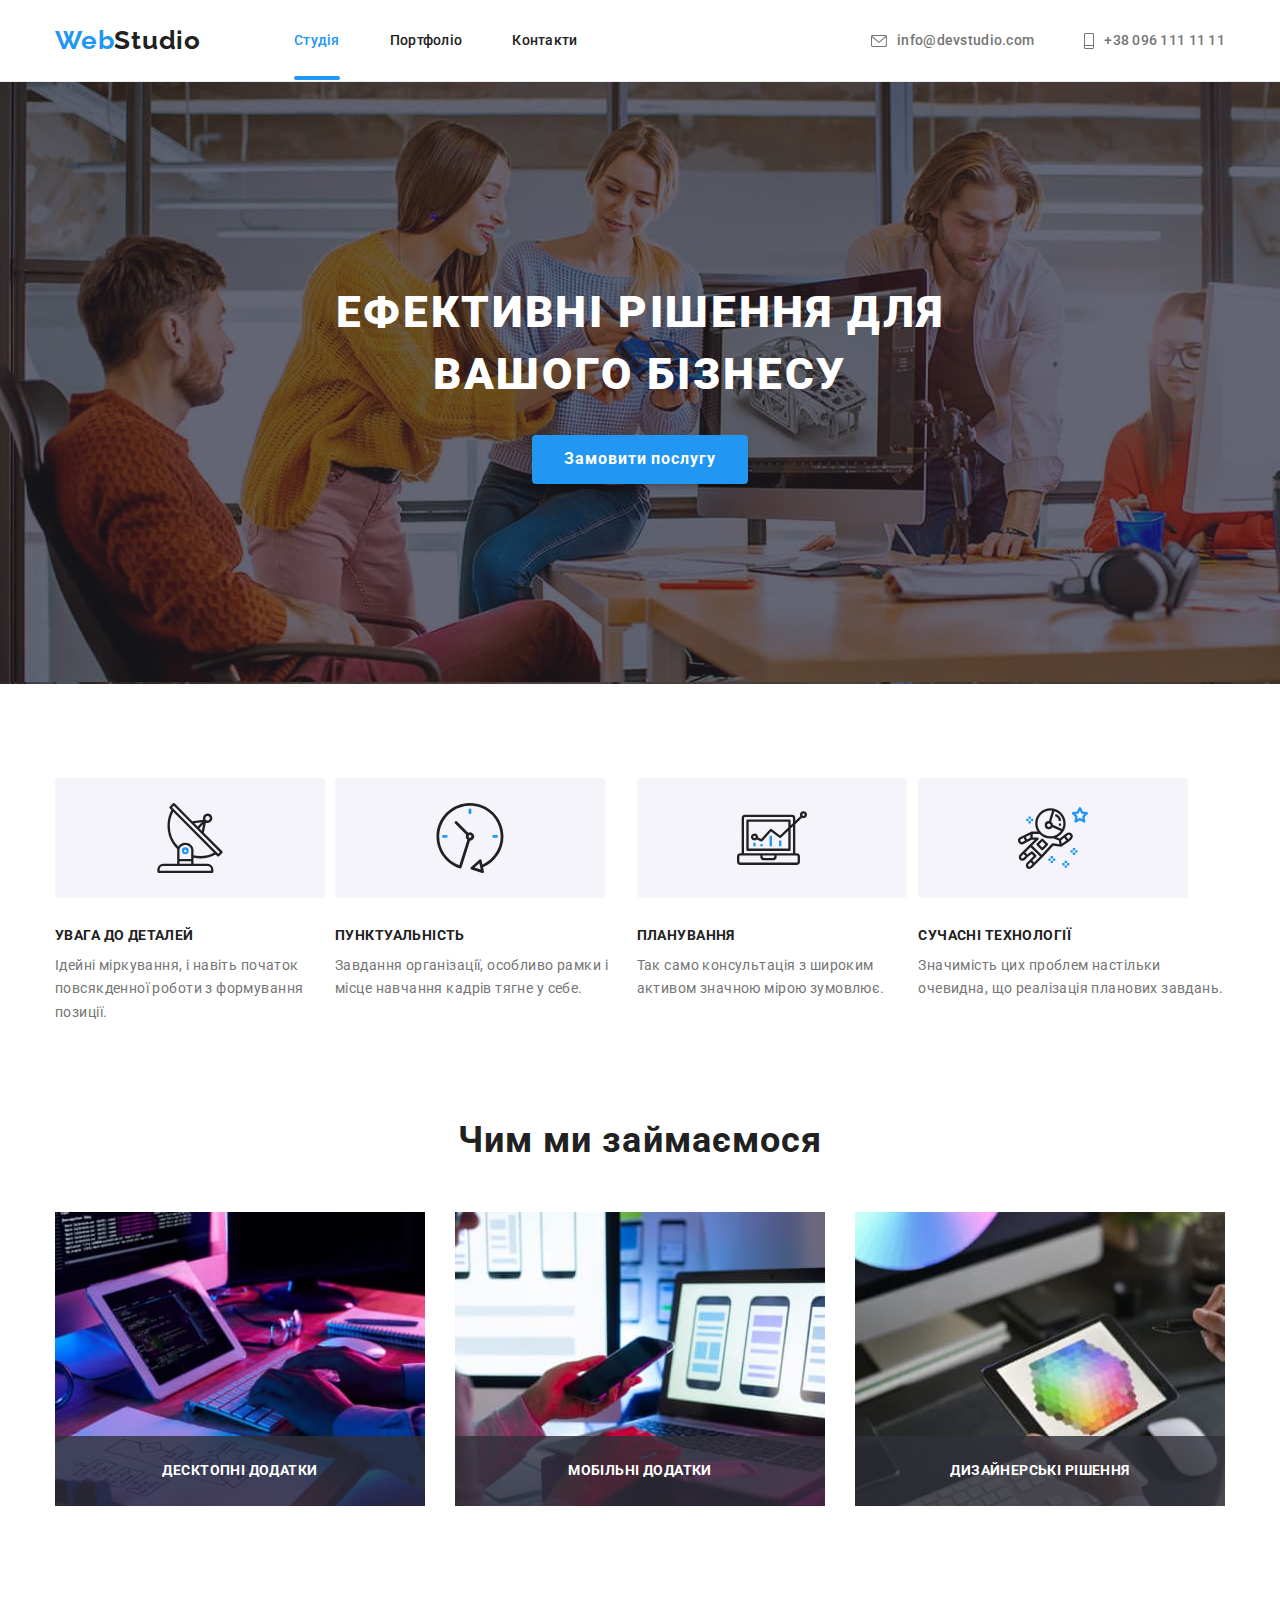
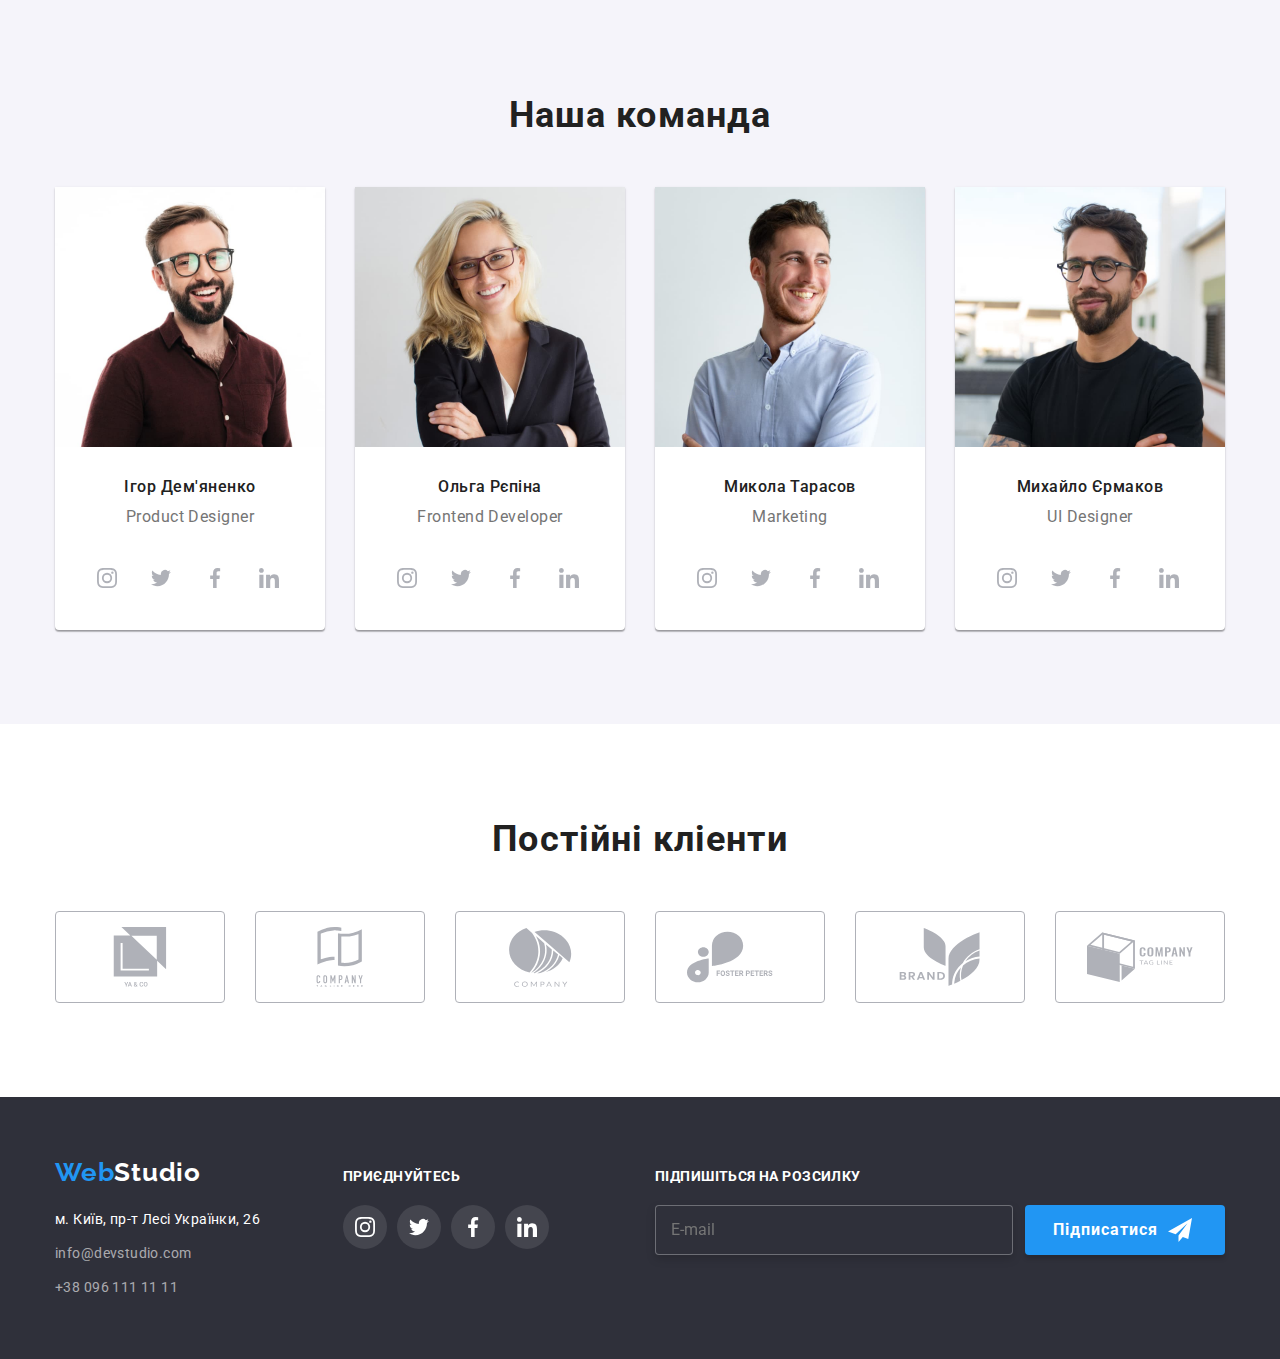
<file: index.html>
<!DOCTYPE html>
<html lang="uk">
  <head>
    <meta charset="UTF-8" />
    <meta http-equiv="X-UA-Compatible" content="IE=edge" />
    <meta name="viewport" content="width=device-width, initial-scale=1.0" />
    <title>WebStudio</title>
    <link rel="preconnect" href="https://fonts.googleapis.com" />
    <link rel="preconnect" href="https://fonts.gstatic.com" crossorigin />
    <link
      href="https://fonts.googleapis.com/css2?family=Raleway:wght@700&family=Roboto:wght@400;500;700;900&display=swap"
      rel="stylesheet"
    />
    <link
      rel="stylesheet"
      href="https://cdnjs.cloudflare.com/ajax/libs/modern-normalize/1.1.0/modern-normalize.min.css"
    />
    <link rel="stylesheet" href="./css/main.min.css" />
  </head>

  <body>
    <!-- header -->
    <header class="header">
      <div class="container">
        <nav class="nav">
          <a class="nav__logo" lang="en" href="./index.html">
            <span class="accent">Web</span>Studio</a
          >
          <ul class="nav__list">
            <li class="nav__item">
              <a class="nav__link nav__link--current" href="./index.html">Студія</a>
            </li>
            <li class="nav__item">
              <a class="nav__link" href="./portfolio.html">Портфоліо</a>
            </li>
            <li class="nav__item">
              <a class="nav__link" href="">Контакти</a>
            </li>
          </ul>
          <ul class="nav-address__list">
            <li class="nav-address__item">
              <a
                class="nav-address__link"
                lang="en"
                href="mailto:info@devstudio.com"
                target="_blank"
              >
                <svg width="16" height="12px" class="nav-address__icon">
                  <use href="./images/sprite.svg#envelope"></use>
                </svg>
                info@devstudio.com</a
              >
            </li>
            <li class="nav-address__item">
              <a class="nav-address__link" href="tel:+380961111111">
                <svg width="10" height="16px" class="nav-address__icon">
                  <use href="./images/sprite.svg#cell-phone"></use>
                </svg>
                +38 096 111 11 11</a
              >
            </li>
          </ul>
        </nav>
      </div>
    </header>
    <main>
      <!-- hero -->
      <section class="section hero">
        <div class="container">
          <h1 class="hero__title">ЕФЕКТИВНІ РІШЕННЯ ДЛЯ ВАШОГО БІЗНЕСУ</h1>
          <button type="button" class="hero__btn" data-modal-open>Замовити послугу</button>
        </div>
      </section>
      <!-- features -->
      <section class="section features">
        <div class="container">
          <!-- hide "features" title-->
          <h2 class="features__title visually-hidden">Features</h2>
          <ul class="features__list">
            <li class="features__item">
              <div class="features__background">
                <svg width="70" height="70">
                  <use href="./images/sprite.svg#antenna"></use>
                </svg>
              </div>
              <h3 class="features__subtitle">УВАГА ДО ДЕТАЛЕЙ</h3>
              <p class="features__description">
                Ідейні міркування, і навіть початок повсякденної роботи з формування позиції.
              </p>
            </li>
            <li class="features-item">
              <div class="features__background">
                <svg width="70" height="70">
                  <use href="./images/sprite.svg#clock"></use>
                </svg>
              </div>
              <h3 class="features__subtitle">ПУНКТУАЛЬНІСТЬ</h3>
              <p class="features__description">
                Завдання організації, особливо рамки і місце навчання кадрів тягне у себе.
              </p>
            </li>
            <li class="features-item">
              <div class="features__background">
                <svg width="70" height="70">
                  <use href="./images/sprite.svg#diagram"></use>
                </svg>
              </div>

              <h3 class="features__subtitle">ПЛАНУВАННЯ</h3>
              <p class="features__description">
                Так само консультація з широким активом значною мірою зумовлює.
              </p>
            </li>
            <li>
              <div class="features__background">
                <svg width="70" height="70">
                  <use href="./images/sprite.svg#astronaut"></use>
                </svg>
              </div>
              <h3 class="features__subtitle">СУЧАСНІ ТЕХНОЛОГІЇ</h3>
              <p class="features__description">
                Значимість цих проблем настільки очевидна, що реалізація планових завдань.
              </p>
            </li>
          </ul>
        </div>
      </section>
      <!-- what we do -->
      <section class="section what-we-do">
        <div class="container">
          <h2 class="common-title">Чим ми займаємося</h2>
          <ul class="what-we-do__list">
            <li class="what-we-do__item">
              <div class="what-we-do__wrap">
                <img src="./images/studio-keyboard.jpg" alt="клавіатура" width="370" />
                <p class="what-we-do__label">Десктопні додатки</p>
              </div>
            </li>
            <li class="what-we-do__item">
              <div class="what-we-do__wrap">
                <img src="./images/studio-mobile_phone.jpg" alt="мобільний телефон" width="370" />
                <p class="what-we-do__label">Мобільні додатки</p>
              </div>
            </li>
            <li class="what-we-do__item">
              <div class="what-we-do__wrap">
                <img src="./images/studio-touchpad.jpg" alt="планшет" width="370" />
                <p class="what-we-do__label">Дизайнерські рішення</p>
              </div>
            </li>
          </ul>
        </div>
      </section>
      <!-- team -->
      <section class="section team">
        <div class="container">
          <h2 class="common-title">Наша команда</h2>
          <ul class="team__list">
            <li class="team__item">
              <img src="./images/studio-Ihor.jpg" alt="Ігор Дем'яненко" width="270" />
              <div class="team__description">
                <h3 class="team__name">Ігор Дем'яненко</h3>
                <p class="team__position" lang="en">Product Designer</p>
                <ul class="team__social-list">
                  <li class="team__social-item">
                    <a href="" class="team__social-link">
                      <svg class="team__social-icon">
                        <use href="./images/sprite.svg#instagram"></use>
                      </svg>
                    </a>
                  </li>
                  <li class="team__social-item">
                    <a href="" class="team__social-link">
                      <svg class="team__social-icon">
                        <use href="./images/sprite.svg#twitter"></use>
                      </svg>
                    </a>
                  </li>
                  <li class="team__social-item">
                    <a href="" class="team__social-link">
                      <svg class="team__social-icon">
                        <use href="./images/sprite.svg#facebook"></use>
                      </svg>
                    </a>
                  </li>
                  <li class="team__social-item">
                    <a href="" class="team__social-link">
                      <svg class="team__social-icon">
                        <use href="./images/sprite.svg#linkedin"></use>
                      </svg>
                    </a>
                  </li>
                </ul>
              </div>
            </li>
            <li class="team__item">
              <img src="./images/studio-olha.jpg" alt="Ольга Рєпіна" width="270" />
              <div class="team__description">
                <h3 class="team__name">Ольга Рєпіна</h3>
                <p class="team__position" lang="en">Frontend Developer</p>
                <ul class="team__social-list">
                  <li class="team__social-item">
                    <a href="" class="team__social-link">
                      <svg class="team__social-icon">
                        <use href="./images/sprite.svg#instagram"></use>
                      </svg>
                    </a>
                  </li>
                  <li class="team__social-item">
                    <a href="" class="team__social-link">
                      <svg class="team__social-icon">
                        <use href="./images/sprite.svg#twitter"></use>
                      </svg>
                    </a>
                  </li>
                  <li class="team__social-item">
                    <a href="" class="team__social-link">
                      <svg class="team__social-icon">
                        <use href="./images/sprite.svg#facebook"></use>
                      </svg>
                    </a>
                  </li>
                  <li class="team__social-item">
                    <a href="" class="team__social-link">
                      <svg class="team__social-icon">
                        <use href="./images/sprite.svg#linkedin"></use>
                      </svg>
                    </a>
                  </li>
                </ul>
              </div>
            </li>
            <li class="team__item">
              <img src="./images/studio-mykola.jpg" alt="Микола Тарасов" width="270" />
              <div class="team__description">
                <h3 class="team__name">Микола Тарасов</h3>
                <p class="team__position" lang="en">Marketing</p>
                <ul class="team__social-list">
                  <li class="team__social-item">
                    <a href="" class="team__social-link">
                      <svg class="team__social-icon">
                        <use href="./images/sprite.svg#instagram"></use>
                      </svg>
                    </a>
                  </li>
                  <li class="team__social-item">
                    <a href="" class="team__social-link">
                      <svg class="team__social-icon">
                        <use href="./images/sprite.svg#twitter"></use>
                      </svg>
                    </a>
                  </li>
                  <li class="team__social-item">
                    <a href="" class="team__social-link">
                      <svg class="team__social-icon">
                        <use href="./images/sprite.svg#facebook"></use>
                      </svg>
                    </a>
                  </li>
                  <li class="team__social-item">
                    <a href="" class="team__social-link">
                      <svg class="team__social-icon">
                        <use href="./images/sprite.svg#linkedin"></use>
                      </svg>
                    </a>
                  </li>
                </ul>
              </div>
            </li>
            <li class="team__item">
              <img src="./images/studio-mykhailo.jpg" alt="Михайло Єрмаков" width="270" />
              <div class="team__description">
                <h3 class="team__name">Михайло Єрмаков</h3>
                <p class="team__position" lang="en">UI Designer</p>
                <ul class="team__social-list">
                  <li class="team__social-item">
                    <a href="" class="team__social-link">
                      <svg class="team__social-icon">
                        <use href="./images/sprite.svg#instagram"></use>
                      </svg>
                    </a>
                  </li>
                  <li class="team__social-item">
                    <a href="" class="team__social-link">
                      <svg class="team__social-icon">
                        <use href="./images/sprite.svg#twitter"></use>
                      </svg>
                    </a>
                  </li>
                  <li class="team__social-item">
                    <a href="" class="team__social-link">
                      <svg class="team__social-icon">
                        <use href="./images/sprite.svg#facebook"></use>
                      </svg>
                    </a>
                  </li>
                  <li class="team__social-item">
                    <a href="" class="team__social-link">
                      <svg class="team__social-icon">
                        <use href="./images/sprite.svg#linkedin"></use>
                      </svg>
                    </a>
                  </li>
                </ul>
              </div>
            </li>
          </ul>
        </div>
      </section>
      <!-- our clients -->
      <section class="section">
        <div class="container">
          <h2 class="common-title">Постійні кліенти</h2>
          <ul class="our-clients-list">
            <li class="our-clients-item">
              <a href="" class="our-clients-link">
                <svg class="our-clients-icon">
                  <use href="./images/sprite.svg#company-1"></use>
                </svg>
              </a>
            </li>
            <li class="our-clients-item">
              <a href="" class="our-clients-link">
                <svg class="our-clients-icon">
                  <use href="./images/sprite.svg#company-2"></use>
                </svg>
              </a>
            </li>
            <li class="our-clients-item">
              <a href="" class="our-clients-link">
                <svg class="our-clients-icon">
                  <use href="./images/sprite.svg#company-3"></use>
                </svg>
              </a>
            </li>
            <li class="our-clients-item">
              <a href="" class="our-clients-link">
                <svg class="our-clients-icon">
                  <use href="./images/sprite.svg#company-4"></use>
                </svg>
              </a>
            </li>
            <li class="our-clients-item">
              <a href="" class="our-clients-link">
                <svg class="our-clients-icon">
                  <use href="./images/sprite.svg#company-5"></use>
                </svg>
              </a>
            </li>
            <li class="our-clients-item">
              <a href="" class="our-clients-link">
                <svg class="our-clients-icon">
                  <use href="./images/sprite.svg#company-6"></use>
                </svg>
              </a>
            </li>
          </ul>
        </div>
      </section>
    </main>
    <!-- footer -->
    <footer class="footer">
      <div class="container footer-content">
        <div class="footer-address">
          <a class="footer-address__logo" lang="en" href="./index.html">
            <span class="accent">Web</span>Studio</a
          >
          <address>
            <ul class="footer-address__list">
              <li class="footer-address__item">
                <a
                  class="footer-address__map-link"
                  href="https://goo.gl/maps/p8fzcUA6neYmYtPV7"
                  target="_blank"
                  rel="noopener noreferrer nofollow"
                >
                  м. Київ, пр-т Лесі Українки, 26
                </a>
              </li>
              <li class="footer-address__item">
                <a
                  class="footer-address__link"
                  lang="en"
                  href="mailto:info@devstudio.com"
                  target="_blank"
                  >info@devstudio.com
                </a>
              </li>
              <li class="footer-address__item">
                <a class="footer-address__link" href="tel:+380961111111">+38 096 111 11 11</a>
              </li>
            </ul>
          </address>
        </div>
        <div class="footer-social-wrap">
          <p class="footer-action-word">ПРИЄДНУЙТЕСЬ</p>
          <ul class="footer-social">
            <li class="footer-social__item">
              <a href="" class="footer-social__link">
                <svg class="footer-social__icon">
                  <use href="./images/sprite.svg#instagram"></use>
                </svg>
              </a>
            </li>
            <li class="footer-social__item">
              <a href="" class="footer-social__link">
                <svg class="footer-social__icon">
                  <use href="./images/sprite.svg#twitter"></use>
                </svg>
              </a>
            </li>
            <li class="footer-social__item">
              <a href="" class="footer-social__link">
                <svg class="footer-social__icon">
                  <use href="./images/sprite.svg#facebook"></use>
                </svg>
              </a>
            </li>
            <li class="footer-social__item">
              <a href="" class="footer-social__link">
                <svg class="footer-social__icon">
                  <use href="./images/sprite.svg#linkedin"></use>
                </svg>
              </a>
            </li>
          </ul>
        </div>
        <form class="footer-form">
          <p class="footer-form__title">Підпишіться на розсилку</p>
          <div class="footer-form_wrap">
            <input class="footer-form__input" type="email" name="mail-footer" id="mail-footer" placeholder="E-mail" />
            <button type="submit" class="submit-btn">
              Підписатися
              <svg class="paper-plane-icon">
                <use href="./images/sprite.svg#paper-plane"></use>
              </svg>

              <!-- <svg id="paper-plane" class="paper-plane-icon" viewBox="0 0 32 32">
                <path
                  d="M32 0 0 18l10.227 3.787L26 7 14.003 23.187l.009.003-.012-.003V32l5.735-6.691L27.002 28l4.999-28z"
                />
              </svg> -->
            </button>
          </div>
        </form>
      </div>
    </footer>
    <!-- modal window -->
    <div class="backdrop is-hidden" data-modal>
      <div class="modal">
        <button class="modal__close-btn" data-modal-close>
          <svg class="modal__close-icon">
            <use href="./images/icons.svg#close-button"></use>
          </svg>
        </button>
        <p class="modal__title">Залиште свої дані, ми вам передзвонимо</p>

        <!-- form in modal window -->
        <form class="form-modal">
          <!-- "name" label -->
          <div class="form-modal__element">
            <label class="form-modal__label" for="name">Ім'я</label>
            <div class="input-wrap">
              <svg class="human-icon">
                <use href="./images/icons.svg#human"></use></svg
              ><input class="form-modal__input" type="text" name="name" id="name" />
            </div>
          </div>

          <!-- "phone" number label -->
          <div class="form-modal__element">
            <label class="form-modal__label" for="tel">Телефон</label>
            <div class="input-wrap">
              <svg class="phone-handset-icon">
                <use href="./images/icons.svg#phone-handset"></use></svg
              ><input class="form-modal__input" type="tel" name="tel" id="tel" />
            </div>
          </div>

          <!-- "mail" label -->
          <div class="form-modal__element">
            <label class="form-modal__label" for="mail-modal">Пошта</label>
            <div class="input-wrap">
              <svg class="envelope-black-icon">
                <use href="./images/icons.svg#envelope-black"></use></svg
              ><input class="form-modal__input" type="email" name="mail-modal" id="mail-modal" />
            </div>
          </div>

          <!-- "comments" label -->
          <div class="form-modal__element">
            <label class="form-modal__label" for="comment">Коментар</label>
            <textarea
              class="form-modal__comments"
              name="comment"
              id="comment"
              placeholder="Введіть текст"
            ></textarea>
          </div>

          <!-- accept the terms of the contract -->
          <div class="accept">
            <input class="accept__input" type="checkbox" id="accept" name="accept" required />
            <label class="accept__label" for="accept">
              <span class="checkbox">
                <svg class="checked-icon">
                  <use href="./images/icons.svg#checked"></use>
                </svg>
              </span>
              Погоджуюся з розсилкою та приймаю <a class="accept-link" href=""> Умови договору</a>
            </label>
          </div>

          <button type="submit" class="modal__submit-btn">Відправити</button>
        </form>
      </div>
    </div>
    <script src="./js/modal.js"></script>
  </body>
</html>
</file>
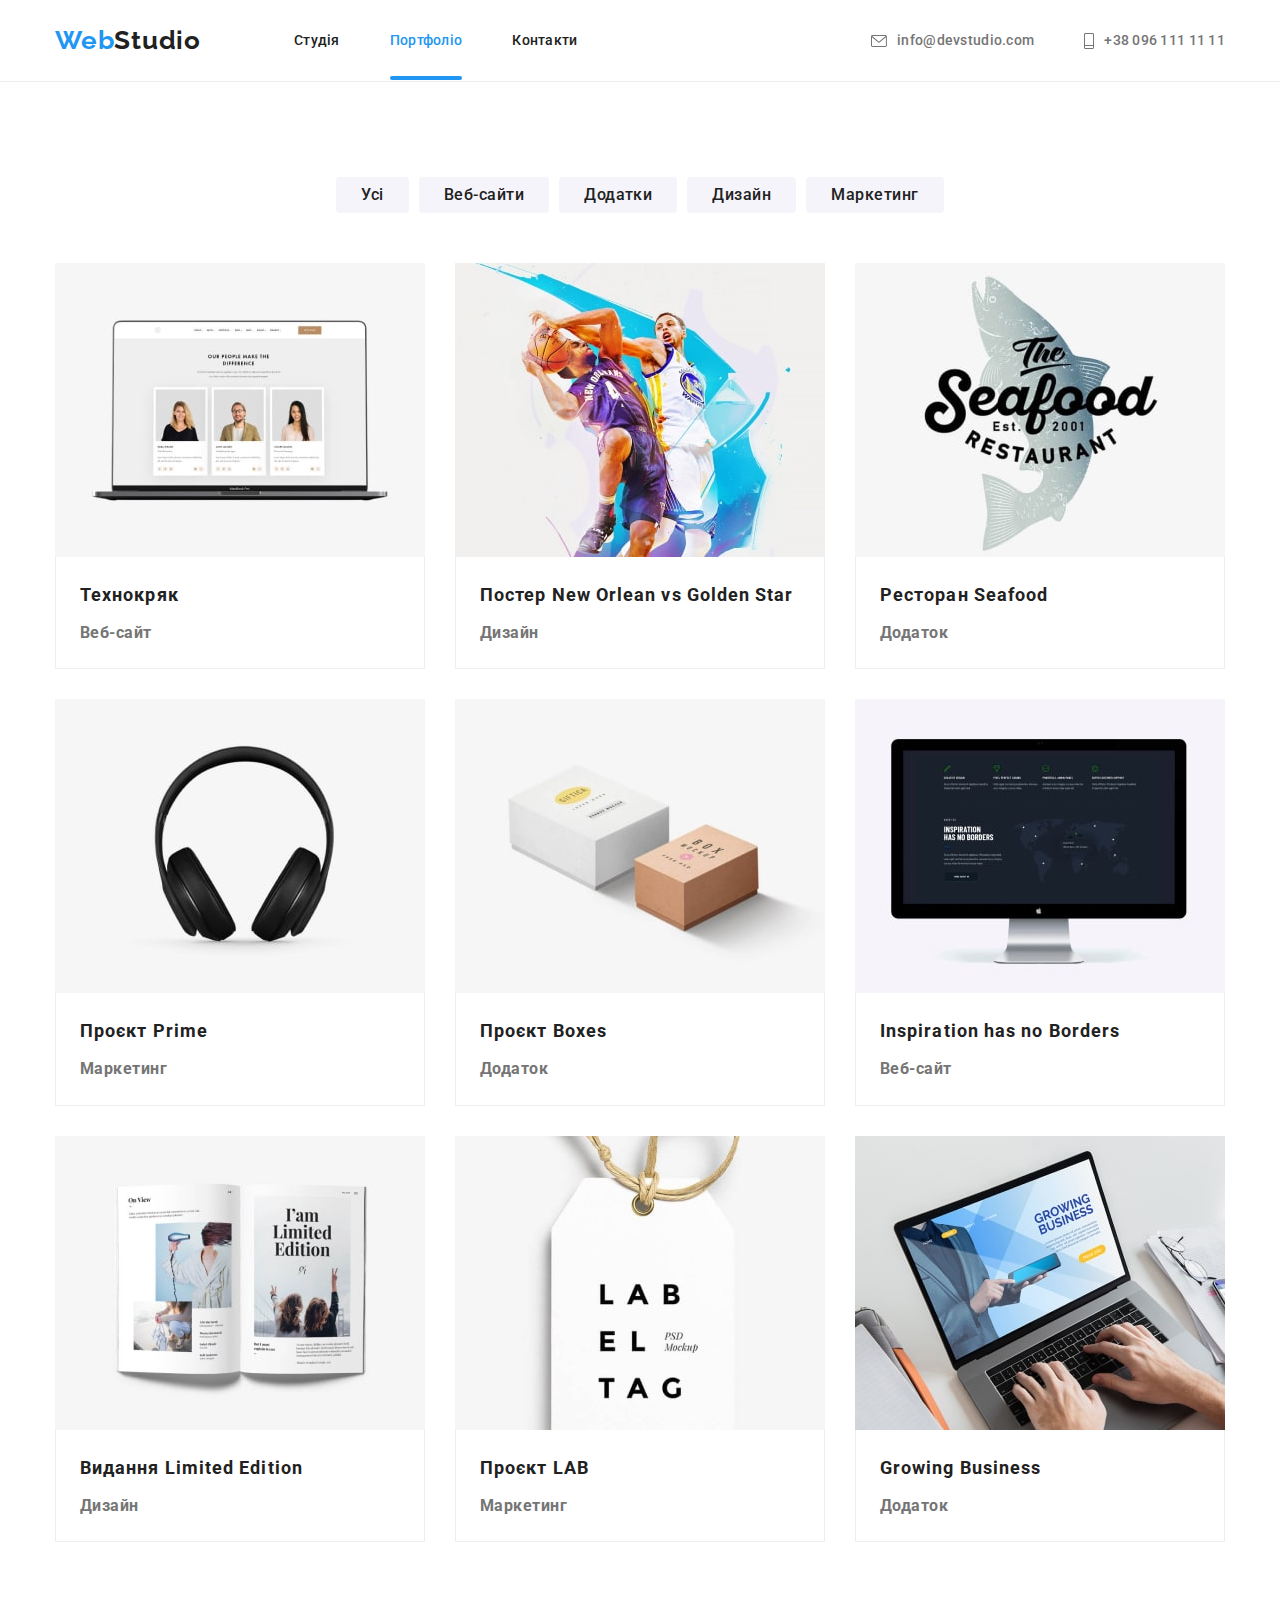
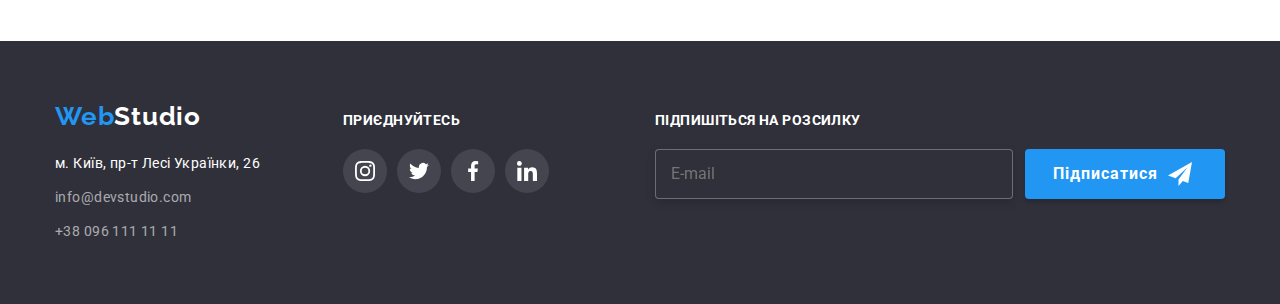
<file: portfolio.html>
<!DOCTYPE html>
<html lang="uk">
  <head>
    <meta charset="UTF-8" />
    <meta http-equiv="X-UA-Compatible" content="IE=edge" />
    <meta name="viewport" content="width=device-width, initial-scale=1.0" />
    <title>WebStudio</title>
    <link rel="preconnect" href="https://fonts.googleapis.com" />
    <link rel="preconnect" href="https://fonts.gstatic.com" crossorigin />
    <link
      href="https://fonts.googleapis.com/css2?family=Raleway:wght@700&family=Roboto:wght@400;500;700;900&display=swap"
      rel="stylesheet"
    />
    <link
      rel="stylesheet"
      href="https://cdnjs.cloudflare.com/ajax/libs/modern-normalize/1.1.0/modern-normalize.min.css"
    />
    <link rel="stylesheet" href="./css/portfolio.min.css" />
  </head>

  <body>
    <!-- Шапка сторінки -->
    <header class="header">
      <div class="container">
        <nav class="nav">
          <a class="nav__logo" lang="en" href="./index.html">
            <span class="accent">Web</span>Studio</a
          >
          <ul class="nav__list">
            <li class="nav__item">
              <a class="nav__link" href="./index.html">Студія</a>
            </li>
            <li class="nav__item">
              <a class="nav__link nav__link--current" href="./portfolio.html">Портфоліо</a>
            </li>
            <li class="nav__item">
              <a class="nav__link" href="">Контакти</a>
            </li>
          </ul>
          <ul class="nav-address__list">
            <li class="nav-address__item">
              <a
                class="nav-address__link"
                lang="en"
                href="mailto:info@devstudio.com"
                target="_blank"
              >
                <svg width="16" height="12px" class="nav-address__icon">
                  <use href="./images/sprite.svg#envelope"></use>
                </svg>
                info@devstudio.com</a
              >
            </li>
            <li class="nav-address__item">
              <a class="nav-address__link" href="tel:+380961111111">
                <svg width="10" height="16px" class="nav-address__icon">
                  <use href="./images/sprite.svg#cell-phone"></use>
                </svg>
                +38 096 111 11 11</a
              >
            </li>
          </ul>
        </nav>
      </div>
    </header>
    <main>
      <section class="section our-projects">
        <div class="container">
          <!-- Прихований заголовок "наші проекти" -->
          <h1 class="visually-hidden">Наші проекти</h1>
          <ul class="filter-list">
            <li><button class="filter-button" type="button">Усі</button></li>
            <li><button class="filter-button" type="button">Веб-сайти</button></li>
            <li><button class="filter-button" type="button">Додатки</button></li>
            <li><button class="filter-button" type="button">Дизайн</button></li>
            <li><button class="filter-button" type="button">Маркетинг</button></li>
          </ul>
          <ul class="our-projects-list">
            <li class="our-projects-item">
              <a class="our-projects-link" href="">
                <div class="our-projects-overlay">
                  <img
                    src="./images/portfolio-people_on_screen.jpg"
                    alt="люди на екрані ноутбука"
                    width="370"
                  />
                  <p class="our-projects-details">
                    Ресурс пропонує комплексні пропозиції з різним рівнем функціоналу та сервісів.
                    Все це дозволить відвідувачу отримати вичерпні відомості про компанію чи
                    приватну особу.
                  </p>
                </div>
                <div class="project-description">
                  <h2 class="our-projects">Технокряк</h2>
                  <p class="our-projects-post">Веб-сайт</p>
                </div>
              </a>
            </li>
            <li class="our-projects-item">
              <a class="our-projects-link" href="">
                <div class="our-projects-overlay">
                  <img
                    src="./images/portfolio-basketball_players.jpg"
                    alt="баскетболісти"
                    width="370"
                  />
                  <p class="our-projects-details">
                    Ресурс пропонує комплексні пропозиції з різним рівнем функціоналу та сервісів.
                    Все це дозволить відвідувачу отримати вичерпні відомості про компанію чи
                    приватну особу.
                  </p>
                </div>
                <div class="project-description">
                  <h2 class="our-projects">Постер New Orlean vs Golden Star</h2>
                  <p class="our-projects-post">Дизайн</p>
                </div>
              </a>
            </li>
            <li class="our-projects-item">
              <a class="our-projects-link" href="">
                <div class="our-projects-overlay">
                  <img src="./images/portfolio-seafood_logo.jpg" alt="лого Seafood" width="370" />
                  <p class="our-projects-details">
                    Ресурс пропонує комплексні пропозиції з різним рівнем функціоналу та сервісів.
                    Все це дозволить відвідувачу отримати вичерпні відомості про компанію чи
                    приватну особу.
                  </p>
                </div>
                <div class="project-description">
                  <h2 class="our-projects">Ресторан Seafood</h2>
                  <p class="our-projects-post">Додаток</p>
                </div>
              </a>
            </li>
            <li class="our-projects-item">
              <a class="our-projects-link" href="">
                <div class="our-projects-overlay">
                  <img src="./images/portfolio-headphones.jpg" alt="навушники" width="370" />
                  <p class="our-projects-details">
                    Ресурс пропонує комплексні пропозиції з різним рівнем функціоналу та сервісів.
                    Все це дозволить відвідувачу отримати вичерпні відомості про компанію чи
                    приватну особу.
                  </p>
                </div>
                <div class="project-description">
                  <h2 class="our-projects">Проєкт Prime</h2>
                  <p class="our-projects-post">Маркетинг</p>
                </div>
              </a>
            </li>
            <li class="our-projects-item">
              <a class="our-projects-link" href="">
                <div class="our-projects-overlay">
                  <img src="./images/portfolio-boxes.jpg" alt="коробки" width="370" />
                  <p class="our-projects-details">
                    Ресурс пропонує комплексні пропозиції з різним рівнем функціоналу та сервісів.
                    Все це дозволить відвідувачу отримати вичерпні відомості про компанію чи
                    приватну особу.
                  </p>
                </div>
                <div class="project-description">
                  <h2 class="our-projects">Проєкт Boxes</h2>
                  <p class="our-projects-post">Додаток</p>
                </div>
              </a>
            </li>
            <li class="our-projects-item">
              <a class="our-projects-link" href="">
                <div class="our-projects-overlay">
                  <img src="./images/portfolio-imac.jpg" alt="iMac" width="370" />
                  <p class="our-projects-details">
                    Ресурс пропонує комплексні пропозиції з різним рівнем функціоналу та сервісів.
                    Все це дозволить відвідувачу отримати вичерпні відомості про компанію чи
                    приватну особу.
                  </p>
                </div>
                <div class="project-description">
                  <h2 class="our-projects">Inspiration has no Borders</h2>
                  <p class="our-projects-post">Веб-сайт</p>
                </div>
              </a>
            </li>
            <li class="our-projects-item">
              <a class="our-projects-link" href="">
                <div class="our-projects-overlay">
                  <img src="./images/portfolio-magazine.jpg" alt="журнал" width="370" />
                  <p class="our-projects-details">
                    Ресурс пропонує комплексні пропозиції з різним рівнем функціоналу та сервісів.
                    Все це дозволить відвідувачу отримати вичерпні відомості про компанію чи
                    приватну особу.
                  </p>
                </div>
                <div class="project-description">
                  <h2 class="our-projects">Видання Limited Edition</h2>
                  <p class="our-projects-post">Дизайн</p>
                </div>
              </a>
            </li>
            <li class="our-projects-item">
              <a class="our-projects-link" href="">
                <div class="our-projects-overlay">
                  <img src="./images/portfolio-label_tag.jpg" alt="тег" width="370" />
                  <p class="our-projects-details">
                    Ресурс пропонує комплексні пропозиції з різним рівнем функціоналу та сервісів.
                    Все це дозволить відвідувачу отримати вичерпні відомості про компанію чи
                    приватну особу.
                  </p>
                </div>
                <div class="project-description">
                  <h2 class="our-projects">Проєкт LAB</h2>
                  <p class="our-projects-post">Маркетинг</p>
                </div>
              </a>
            </li>
            <li class="our-projects-item">
              <a class="our-projects-link" href="">
                <div class="our-projects-overlay">
                  <img src="./images/portfolio-laptop.jpg" alt="ноутбук" width="370" />
                  <p class="our-projects-details">
                    Ресурс пропонує комплексні пропозиції з різним рівнем функціоналу та сервісів.
                    Все це дозволить відвідувачу отримати вичерпні відомості про компанію чи
                    приватну особу.
                  </p>
                </div>
                <div class="project-description">
                  <h2 class="our-projects">Growing Business</h2>
                  <p class="our-projects-post">Додаток</p>
                </div>
              </a>
            </li>
          </ul>
        </div>
      </section>
    </main>
    <!-- Футер -->
    <footer class="footer">
      <div class="container footer-content">
        <div class="footer-address">
          <a class="footer-address__logo" lang="en" href="./index.html">
            <span class="accent">Web</span>Studio</a
          >
          <address>
            <ul class="footer-address__list">
              <li class="footer-address__item">
                <a
                  class="footer-address__map-link"
                  href="https://goo.gl/maps/p8fzcUA6neYmYtPV7"
                  target="_blank"
                  rel="noopener noreferrer nofollow"
                >
                  м. Київ, пр-т Лесі Українки, 26
                </a>
              </li>
              <li class="footer-address__item">
                <a
                  class="footer-address__link"
                  lang="en"
                  href="mailto:info@devstudio.com"
                  target="_blank"
                  >info@devstudio.com
                </a>
              </li>
              <li class="footer-address__item">
                <a class="footer-address__link" href="tel:+380961111111">+38 096 111 11 11</a>
              </li>
            </ul>
          </address>
        </div>
        <div class="footer-social-wrap">
          <p class="footer-action-word">ПРИЄДНУЙТЕСЬ</p>
          <ul class="footer-social">
            <li class="footer-social__item">
              <a href="" class="footer-social__link">
                <svg class="footer-social__icon">
                  <use href="./images/sprite.svg#instagram"></use>
                </svg>
              </a>
            </li>
            <li class="footer-social__item">
              <a href="" class="footer-social__link">
                <svg class="footer-social__icon">
                  <use href="./images/sprite.svg#twitter"></use>
                </svg>
              </a>
            </li>
            <li class="footer-social__item">
              <a href="" class="footer-social__link">
                <svg class="footer-social__icon">
                  <use href="./images/sprite.svg#facebook"></use>
                </svg>
              </a>
            </li>
            <li class="footer-social__item">
              <a href="" class="footer-social__link">
                <svg class="footer-social__icon">
                  <use href="./images/sprite.svg#linkedin"></use>
                </svg>
              </a>
            </li>
          </ul>
        </div>
        <form class="footer-form">
          <p class="footer-form__title">Підпишіться на розсилку</p>
          <div class="footer-form_wrap">
            <input class="footer-form__input" type="email" name="mail-footer" id="mail-footer" placeholder="E-mail" />
            <button type="submit" class="submit-btn">
              Підписатися
              <svg class="paper-plane-icon">
                <use href="./images/sprite.svg#paper-plane"></use>
              </svg>

              <!-- <svg id="paper-plane" class="paper-plane-icon" viewBox="0 0 32 32">
                <path
                  d="M32 0 0 18l10.227 3.787L26 7 14.003 23.187l.009.003-.012-.003V32l5.735-6.691L27.002 28l4.999-28z"
                />
              </svg> -->
            </button>
          </div>
        </form>
      </div>
    </footer>
  </body>
</html>
</file>
<file: css/main.min.css>
:root{--primary-text-color: #212121;--paragraph-color: #757575;--title-text-color: #212121;--hero-footer-background: #2f303a;--accent-color: #2196f3;--primary-white-color: #ffffff;--primary-background: #f5f5f5;--secondary-background: #f5f4fa}.visually-hidden{position:absolute;width:1px;height:1px;margin:-1px;border:0;padding:0;white-space:nowrap;-webkit-clip-path:inset(100%);clip-path:inset(100%);clip:rect(0 0 0 0);overflow:hidden}h1,h2,h3,h4,h5,h6,ul,p{margin:0}ul{padding-left:0}ul{list-style:none}a{text-decoration:none;color:inherit}img{display:block;max-width:100%;height:auto}body{color:var(--primary-text-color);font-family:"Roboto",sans-serif;font-weight:400}.container{width:1200px;padding-right:15px;padding-left:15px;margin:0 auto}.section{padding-top:94px;padding-bottom:94px}.common-title{margin-bottom:50px;color:var(--title-text-color);font-size:36px;font-weight:700;line-height:1.2;letter-spacing:.03em;text-align:center}.header{border-bottom:1px solid #ececec}.nav__logo{font-family:"Raleway",sans-serif;color:var(--primary-text-color);font-weight:700;font-size:26px;line-height:1.2;letter-spacing:.03em;margin-top:25px;margin-bottom:25px}.accent{color:var(--accent-color)}.nav{display:-webkit-box;display:-ms-flexbox;display:flex;-webkit-box-align:center;-ms-flex-align:center;align-items:center}.nav__list .nav__item+.nav__item{margin-left:50px}.nav__list{color:var(--primary-text-color);font-size:14px;font-weight:500;line-height:1.1;letter-spacing:.02em;display:-webkit-box;display:-ms-flexbox;display:flex;margin-left:93px}.nav__link{display:block;padding-top:32px;padding-bottom:32px;-webkit-transition:color 250ms cubic-bezier(0.4, 0, 0.2, 1);transition:color 250ms cubic-bezier(0.4, 0, 0.2, 1)}.nav__link:hover,.nav__link:focus{color:var(--accent-color)}.nav__link--current{position:relative;color:var(--accent-color)}.nav__link--current::after{position:absolute;content:"";display:block;width:100%;height:4px;bottom:0;left:0;border-radius:2px;background:var(--accent-color)}.nav-address__list{display:-webkit-box;display:-ms-flexbox;display:flex;margin-left:auto;font-size:14px;font-weight:500;line-height:1.1;letter-spacing:.02em}.nav-address__item{display:-webkit-box;display:-ms-flexbox;display:flex;color:var(--paragraph-color);font-size:14px;font-weight:500;line-height:1.1;letter-spacing:.02em}.nav-address__link{display:-webkit-box;display:-ms-flexbox;display:flex;-webkit-box-align:center;-ms-flex-align:center;align-items:center;gap:10px;padding-top:32px;padding-bottom:32px;color:var(--paragraph-color);-webkit-transition:color 250ms cubic-bezier(0.4, 0, 0.2, 1);transition:color 250ms cubic-bezier(0.4, 0, 0.2, 1)}.nav-address__link:hover,.nav-address__link:focus{color:var(--accent-color)}.nav-address__link:hover .nav-address__icon,.nav-address__link:focus .nav-address__icon{fill:var(--accent-color)}.nav-address__list .nav-address__item+.nav-address__item{margin-left:50px}.nav-address__icon{fill:#757575;-webkit-transition:fill 250ms cubic-bezier(0.4, 0, 0.2, 1);transition:fill 250ms cubic-bezier(0.4, 0, 0.2, 1)}.hero{padding-top:200px;padding-bottom:200px;margin-left:auto;margin-right:auto;max-width:1600px;min-height:600px;background-color:#c4c4c4;background-image:-webkit-gradient(linear, left top, left bottom, from(rgba(47, 48, 58, 0.4)), to(rgba(47, 48, 58, 0.4))),url("../images/hero-image.jpg");background-image:linear-gradient(rgba(47, 48, 58, 0.4), rgba(47, 48, 58, 0.4)),url("../images/hero-image.jpg")}.hero__title{margin-bottom:30px;margin-left:auto;margin-right:auto;max-width:700px;color:var(--primary-white-color);font-size:44px;font-weight:900;line-height:1.4;letter-spacing:.06em;text-transform:uppercase;text-align:center}.hero__btn{display:block;padding:10px 32px;margin:0 auto;-webkit-box-shadow:0px 4px 4px rgba(0,0,0,.15);box-shadow:0px 4px 4px rgba(0,0,0,.15);border-radius:4px;border:none;min-width:216px;cursor:pointer;background:var(--accent-color);color:var(--primary-white-color);font-size:16px;font-weight:700;line-height:1.8;letter-spacing:.06em;-webkit-transition:background 250ms cubic-bezier(0.4, 0, 0.2, 1);transition:background 250ms cubic-bezier(0.4, 0, 0.2, 1)}.hero__btn:hover,.hero__btn:focus{background:#188ce8}.backdrop{position:fixed;top:0;left:0;width:100%;height:100vh;background:rgba(0,0,0,.2)}.is-hidden{visibility:hidden;opacity:0;pointer-events:none}.modal{position:absolute;top:50%;left:50%;-webkit-transform:translate(-50%, -50%);transform:translate(-50%, -50%);width:528px;height:581px;padding:40px;background:var(--primary-white-color);-webkit-box-shadow:0px 1px 3px rgba(0,0,0,.12),0px 1px 1px rgba(0,0,0,.14),0px 2px 1px rgba(0,0,0,.2);box-shadow:0px 1px 3px rgba(0,0,0,.12),0px 1px 1px rgba(0,0,0,.14),0px 2px 1px rgba(0,0,0,.2);border-radius:4px}.modal__close-btn{position:absolute;top:8px;right:8px;width:30px;height:30px;background:var(--primary-white-color);border:1px solid rgba(0,0,0,.1);border-radius:50%;cursor:pointer;outline:none}.modal__close-btn:hover .modal__close-icon{fill:var(--accent-color)}.modal__close-btn:focus .modal__close-icon{fill:var(--accent-color)}.modal__close-icon{width:11px;height:11px;fill:currentColor;background:var(--primary-white-color);-webkit-transition:fill 250ms cubic-bezier(0.4, 0, 0.2, 1);transition:fill 250ms cubic-bezier(0.4, 0, 0.2, 1)}.modal__title{margin-bottom:12px;font-size:20px;font-weight:700;line-height:1.15;letter-spacing:.03em;text-align:center;color:var(--primary-text-color)}.form-modal__element{display:-webkit-box;display:-ms-flexbox;display:flex;-webkit-box-orient:vertical;-webkit-box-direction:normal;-ms-flex-direction:column;flex-direction:column;margin-bottom:10px}.form-modal__element:focus-within svg{fill:var(--accent-color)}.form-modal__element:focus-within .form-modal__input{border-color:var(--accent-color)}.form-modal__label{margin-bottom:5px;color:var(--paragraph-color);font-style:normal;font-weight:400;font-size:12px;line-height:1.16;letter-spacing:.01em}.form-modal__input{padding-left:42px;width:100%;height:40px;border:none;border:1px solid rgba(33,33,33,.2);border-radius:4px;outline:none;cursor:pointer;-webkit-transition:border 250ms cubic-bezier(0.4, 0, 0.2, 1);transition:border 250ms cubic-bezier(0.4, 0, 0.2, 1)}.input-wrap{position:relative}.form-modal__element svg{position:absolute;top:50%;left:12px;-webkit-transform:translateY(-50%);transform:translateY(-50%);-webkit-transition:fill 250ms cubic-bezier(0.4, 0, 0.2, 1);transition:fill 250ms cubic-bezier(0.4, 0, 0.2, 1)}.form-modal__comments{padding:12px 16px;resize:none;width:448px;height:120px;border:none;border:1px solid rgba(33,33,33,.2);border-radius:4px;font-style:normal;font-weight:400;font-size:12px;line-height:1.16;letter-spacing:.01em;color:var(--primary-text-color);outline:none;cursor:pointer;-webkit-transition:border 250ms cubic-bezier(0.4, 0, 0.2, 1);transition:border 250ms cubic-bezier(0.4, 0, 0.2, 1)}.form-modal__comments:focus{border-color:var(--accent-color)}.human-icon{width:12px;height:12px}.phone-handset-icon{width:13px;height:13px}.envelope-black-icon{width:15px;height:12px}.checked-icon{width:13px;height:13px}.accept{display:-webkit-box;display:-ms-flexbox;display:flex;-webkit-box-pack:center;-ms-flex-pack:center;justify-content:center;-webkit-box-align:center;-ms-flex-align:center;align-items:center;margin-bottom:30px}.accept__label{display:-webkit-box;display:-ms-flexbox;display:flex;-webkit-box-align:center;-ms-flex-align:center;align-items:center;font-style:normal;font-weight:400;font-size:14px;line-height:1.71;color:var(--paragraph-color);letter-spacing:.03em}.accept__input{position:absolute;width:1px;height:1px;margin:-1px;border:0;padding:0;white-space:nowrap;-webkit-clip-path:inset(100%);clip-path:inset(100%);clip:rect(0 0 0 0);overflow:hidden}.accept .accept__input:checked+.accept__label .checkbox{background:var(--accent-color);border-color:var(--accent-color)}.accept-link{text-decoration:underline;color:var(--accent-color)}.checkbox{display:-webkit-box;display:-ms-flexbox;display:flex;-webkit-box-align:center;-ms-flex-align:center;align-items:center;width:16px;height:15px;margin-right:8px;border:2px solid #212121;border-radius:2px;fill:var(--primary-white-color);-webkit-transition:background 250ms cubic-bezier(0.4, 0, 0.2, 1);transition:background 250ms cubic-bezier(0.4, 0, 0.2, 1)}.modal__submit-btn{display:-webkit-box;display:-ms-flexbox;display:flex;-webkit-box-align:center;-ms-flex-align:center;align-items:center;-webkit-box-pack:center;-ms-flex-pack:center;justify-content:center;margin-top:30px;margin-left:auto;margin-right:auto;width:200px;height:50px;-webkit-box-shadow:0px 4px 4px rgba(0,0,0,.15);box-shadow:0px 4px 4px rgba(0,0,0,.15);border:none;border-radius:4px;cursor:pointer;color:var(--primary-white-color);background:var(--accent-color);font-style:normal;font-weight:700;font-size:16px;line-height:1.87;letter-spacing:.06em;-webkit-transition:background 250ms cubic-bezier(0.4, 0, 0.2, 1);transition:background 250ms cubic-bezier(0.4, 0, 0.2, 1)}.modal__submit-btn:hover,.modal__submit-btn:focus{background:#188ce8}.features__list{display:-webkit-box;display:-ms-flexbox;display:flex;gap:10px}.features__item{width:370px}.features__subtitle{margin-bottom:10px;margin-top:30px;color:var(--title-text-color);font-size:14px;font-weight:700;line-height:1.1;letter-spacing:.03em;text-align:left;text-transform:uppercase}.features__background{display:-webkit-box;display:-ms-flexbox;display:flex;-webkit-box-pack:center;-ms-flex-pack:center;justify-content:center;width:270px;height:120px;-webkit-box-align:center;-ms-flex-align:center;align-items:center;background:#f5f4fa;border-radius:4px}.features__description{color:var(--paragraph-color);font-weight:400;font-size:14px;line-height:1.7;letter-spacing:.03em;text-align:left}.what-we-do{padding-top:0}.what-we-do__list{display:-webkit-box;display:-ms-flexbox;display:flex;-webkit-box-pack:center;-ms-flex-pack:center;justify-content:center;gap:30px}.what-we-do__wrap{position:relative}.what-we-do__label{position:absolute;bottom:0;display:block;padding:27px;width:100%;height:70px;color:var(--primary-white-color);text-transform:uppercase;font-weight:700;font-size:14px;line-height:1.14;letter-spacing:.03em;text-align:center;background:rgba(47,48,58,.8)}.team{background-color:var(--secondary-background)}.team__list{display:-webkit-box;display:-ms-flexbox;display:flex;-webkit-box-pack:center;-ms-flex-pack:center;justify-content:center;gap:30px}.team__item{width:270px;-webkit-box-shadow:0px 1px 3px rgba(0,0,0,.12),0px 1px 1px rgba(0,0,0,.14),0px 2px 1px rgba(0,0,0,.2);box-shadow:0px 1px 3px rgba(0,0,0,.12),0px 1px 1px rgba(0,0,0,.14),0px 2px 1px rgba(0,0,0,.2);border-radius:0px 0px 4px 4px;background-color:var(--primary-white-color)}.team__name{margin-bottom:10px;color:var(--title-text-color);font-size:16px;font-weight:500;line-height:1.2;letter-spacing:.03em;text-align:center}.team__position{margin-bottom:30px;color:var(--paragraph-color);font-size:16px;line-height:1.2;letter-spacing:.03em;text-align:center}.team__description{padding:30px}.team__social-list{display:-webkit-box;display:-ms-flexbox;display:flex;gap:10px}.team__social-item{display:-webkit-box;display:-ms-flexbox;display:flex;-webkit-box-pack:center;-ms-flex-pack:center;justify-content:center;width:44px;height:44px;border-radius:50%}.team__social-link{display:-webkit-box;display:-ms-flexbox;display:flex;-webkit-box-pack:center;-ms-flex-pack:center;justify-content:center;-webkit-box-align:center;-ms-flex-align:center;align-items:center;width:100%;height:100%;border-radius:50%;color:#afb1b8;-webkit-transition:background-color 250ms cubic-bezier(0.4, 0, 0.2, 1);transition:background-color 250ms cubic-bezier(0.4, 0, 0.2, 1)}.team__social-link:hover,.team__social-link:focus{background-color:var(--accent-color)}.team__social-link:hover .team__social-icon,.team__social-link:focus .team__social-icon{fill:var(--primary-white-color)}.team__social-icon{width:20px;height:20px;fill:currentColor;-webkit-transition:fill 250ms cubic-bezier(0.4, 0, 0.2, 1);transition:fill 250ms cubic-bezier(0.4, 0, 0.2, 1)}.our-clients-list{display:-webkit-box;display:-ms-flexbox;display:flex;gap:30px}.our-clients-item{width:170px;height:92px;display:-webkit-box;display:-ms-flexbox;display:flex}.our-clients-link{display:-webkit-box;display:-ms-flexbox;display:flex;-webkit-box-pack:center;-ms-flex-pack:center;justify-content:center;-webkit-box-align:center;-ms-flex-align:center;align-items:center;width:100%;height:100%;border:1px solid #afb1b8;border-radius:4px;color:#afb1b8;background-color:var(--primary-white-color);-webkit-transition:border 250ms cubic-bezier(0.4, 0, 0.2, 1);transition:border 250ms cubic-bezier(0.4, 0, 0.2, 1)}.our-clients-link:hover,.our-clients-link:focus{border:1px solid #2196f3}.our-clients-link:hover .our-clients-icon,.our-clients-link:focus .our-clients-icon{fill:var(--accent-color)}.our-clients-icon{width:106px;height:60px;fill:currentColor;-webkit-transition:fill 250ms cubic-bezier(0.4, 0, 0.2, 1);transition:fill 250ms cubic-bezier(0.4, 0, 0.2, 1)}.footer{padding-top:60px;padding-bottom:60px;background-color:var(--hero-footer-background)}.footer-address__logo{display:block;margin-bottom:20px;font-family:"Raleway",sans-serif;color:var(--primary-text-color);color:var(--primary-white-color);font-weight:700;font-size:26px;line-height:1.2;letter-spacing:.03em}.footer-address__map-link{color:var(--primary-white-color);font-size:14px;font-weight:400;line-height:1.7;letter-spacing:.03em;font-style:normal;-webkit-transition:color 250ms cubic-bezier(0.4, 0, 0.2, 1);transition:color 250ms cubic-bezier(0.4, 0, 0.2, 1)}.footer-address__map-link:hover,.footer-address__map-link:focus{color:var(--accent-color)}.footer-address__link{color:rgba(255,255,255,.6);font-size:14px;font-weight:400;line-height:1.7;letter-spacing:.03em;font-style:normal;-webkit-transition:color 250ms cubic-bezier(0.4, 0, 0.2, 1);transition:color 250ms cubic-bezier(0.4, 0, 0.2, 1)}.footer-address__link:hover,.footer-address__link:focus{color:var(--accent-color)}.footer-address__item{margin-bottom:10px}.footer-address__item:last-child{margin-bottom:0}.footer-address{margin-right:70px}.footer-action-word{margin-bottom:20px;color:var(--primary-white-color);font-weight:700;font-size:14px;line-height:1.14;letter-spacing:.03em;text-transform:uppercase}.container.footer-content{display:-webkit-box;display:-ms-flexbox;display:flex;-webkit-box-pack:justify;-ms-flex-pack:justify;justify-content:space-between;-webkit-box-align:baseline;-ms-flex-align:baseline;align-items:baseline}.footer-social{display:-webkit-box;display:-ms-flexbox;display:flex;gap:10px}.footer-social__item{display:-webkit-box;display:-ms-flexbox;display:flex;width:44px;height:44px;background:rgba(255,255,255,.1);border-radius:50%}.footer-social__link{display:-webkit-box;display:-ms-flexbox;display:flex;-webkit-box-pack:center;-ms-flex-pack:center;justify-content:center;-webkit-box-align:center;-ms-flex-align:center;align-items:center;width:100%;height:100%;border-radius:50%;color:var(--primary-white-color);-webkit-transition:background-color 250ms cubic-bezier(0.4, 0, 0.2, 1);transition:background-color 250ms cubic-bezier(0.4, 0, 0.2, 1)}.footer-social__link:hover,.footer-social__link:focus{background-color:var(--accent-color)}.footer-social__icon{width:20px;height:20px;fill:currentColor}.footer-form{margin-left:93px}.footer-form_wrap{display:-webkit-box;display:-ms-flexbox;display:flex}.footer-form_wrap .footer-form__input{margin-right:12px;border:none;width:358px;height:50px;padding:15px;background:var(--hero-footer-background);color:var(--primary-white-color);border:1px solid rgba(255,255,255,.3);-webkit-filter:drop-shadow(0px 4px 4px rgba(0, 0, 0, 0.15));filter:drop-shadow(0px 4px 4px rgba(0, 0, 0, 0.15));border-radius:4px;outline:none;-webkit-transition:border 250ms cubic-bezier(0.4, 0, 0.2, 1);transition:border 250ms cubic-bezier(0.4, 0, 0.2, 1)}.footer-form_wrap input:focus{border-color:var(--accent-color)}.footer-form__title{margin-bottom:20px;font-size:14px;font-weight:700;line-height:1.14;letter-spacing:.03em;color:var(--primary-white-color);text-transform:uppercase}.submit-btn{display:-webkit-box;display:-ms-flexbox;display:flex;-webkit-box-align:center;-ms-flex-align:center;align-items:center;width:200px;height:50px;padding:10px 28px;border:none;border-radius:4px;color:var(--primary-white-color);background:var(--accent-color);-webkit-box-shadow:0px 4px 4px rgba(0,0,0,.15);box-shadow:0px 4px 4px rgba(0,0,0,.15);cursor:pointer;font-size:16px;font-weight:700;line-height:1.87;letter-spacing:.06em;-webkit-transition:background-color 250ms cubic-bezier(0.4, 0, 0.2, 1);transition:background-color 250ms cubic-bezier(0.4, 0, 0.2, 1)}.submit-btn:hover,.submit-btn:focus{background:#188ce8}.paper-plane-icon{margin-left:10px;width:24px;height:24px;fill:currentColor}/*# sourceMappingURL=main.min.css.map */
</file>
<file: css/portfolio.min.css>
:root{--primary-text-color: #212121;--paragraph-color: #757575;--title-text-color: #212121;--hero-footer-background: #2f303a;--accent-color: #2196f3;--primary-white-color: #ffffff;--primary-background: #f5f5f5;--secondary-background: #f5f4fa}.visually-hidden{position:absolute;width:1px;height:1px;margin:-1px;border:0;padding:0;white-space:nowrap;-webkit-clip-path:inset(100%);clip-path:inset(100%);clip:rect(0 0 0 0);overflow:hidden}h1,h2,h3,h4,h5,h6,ul,p{margin:0}ul{padding-left:0}ul{list-style:none}a{text-decoration:none;color:inherit}img{display:block;max-width:100%;height:auto}body{color:var(--primary-text-color);font-family:"Roboto",sans-serif;font-weight:400}.container{width:1200px;padding-right:15px;padding-left:15px;margin:0 auto}.section{padding-top:94px;padding-bottom:94px}.header{border-bottom:1px solid #ececec}.nav__logo{font-family:"Raleway",sans-serif;color:var(--primary-text-color);font-weight:700;font-size:26px;line-height:1.2;letter-spacing:.03em;margin-top:25px;margin-bottom:25px}.accent{color:var(--accent-color)}.nav{display:-webkit-box;display:-ms-flexbox;display:flex;-webkit-box-align:center;-ms-flex-align:center;align-items:center}.nav__list .nav__item+.nav__item{margin-left:50px}.nav__list{color:var(--primary-text-color);font-size:14px;font-weight:500;line-height:1.1;letter-spacing:.02em;display:-webkit-box;display:-ms-flexbox;display:flex;margin-left:93px}.nav__link{display:block;padding-top:32px;padding-bottom:32px;-webkit-transition:color 250ms cubic-bezier(0.4, 0, 0.2, 1);transition:color 250ms cubic-bezier(0.4, 0, 0.2, 1)}.nav__link:hover,.nav__link:focus{color:var(--accent-color)}.nav__link--current{position:relative;color:var(--accent-color)}.nav__link--current::after{position:absolute;content:"";display:block;width:100%;height:4px;bottom:0;left:0;border-radius:2px;background:var(--accent-color)}.nav-address__list{display:-webkit-box;display:-ms-flexbox;display:flex;margin-left:auto;font-size:14px;font-weight:500;line-height:1.1;letter-spacing:.02em}.nav-address__item{display:-webkit-box;display:-ms-flexbox;display:flex;color:var(--paragraph-color);font-size:14px;font-weight:500;line-height:1.1;letter-spacing:.02em}.nav-address__link{display:-webkit-box;display:-ms-flexbox;display:flex;-webkit-box-align:center;-ms-flex-align:center;align-items:center;gap:10px;padding-top:32px;padding-bottom:32px;color:var(--paragraph-color);-webkit-transition:color 250ms cubic-bezier(0.4, 0, 0.2, 1);transition:color 250ms cubic-bezier(0.4, 0, 0.2, 1)}.nav-address__link:hover,.nav-address__link:focus{color:var(--accent-color)}.nav-address__link:hover .nav-address__icon,.nav-address__link:focus .nav-address__icon{fill:var(--accent-color)}.nav-address__list .nav-address__item+.nav-address__item{margin-left:50px}.nav-address__icon{fill:#757575;-webkit-transition:fill 250ms cubic-bezier(0.4, 0, 0.2, 1);transition:fill 250ms cubic-bezier(0.4, 0, 0.2, 1)}.visually-hidden{position:absolute;width:1px;height:1px;margin:-1px;border:0;padding:0;white-space:nowrap;-webkit-clip-path:inset(100%);clip-path:inset(100%);clip:rect(0 0 0 0);overflow:hidden}.filter-list{display:-webkit-box;display:-ms-flexbox;display:flex;-webkit-box-pack:center;-ms-flex-pack:center;justify-content:center;gap:10px;margin-bottom:50px}.filter-button{padding:5px 25px;border-radius:4px;border:none;color:var(--primary-text-color);background-color:var(--secondary-background);font-family:Roboto;font-size:16px;font-weight:500;line-height:1.6;letter-spacing:.03em;text-align:center;-webkit-transition:color 250ms cubic-bezier(0.4, 0, 0.2, 1),background-color 250ms cubic-bezier(0.4, 0, 0.2, 1),-webkit-box-shadow 250ms cubic-bezier(0.4, 0, 0.2, 1);transition:color 250ms cubic-bezier(0.4, 0, 0.2, 1),background-color 250ms cubic-bezier(0.4, 0, 0.2, 1),-webkit-box-shadow 250ms cubic-bezier(0.4, 0, 0.2, 1);transition:color 250ms cubic-bezier(0.4, 0, 0.2, 1),background-color 250ms cubic-bezier(0.4, 0, 0.2, 1),box-shadow 250ms cubic-bezier(0.4, 0, 0.2, 1);transition:color 250ms cubic-bezier(0.4, 0, 0.2, 1),background-color 250ms cubic-bezier(0.4, 0, 0.2, 1),box-shadow 250ms cubic-bezier(0.4, 0, 0.2, 1),-webkit-box-shadow 250ms cubic-bezier(0.4, 0, 0.2, 1)}.filter-button:hover,.filter-button:focus{border-radius:4px;color:var(--primary-white-color);background-color:var(--accent-color);-webkit-box-shadow:0px 3px 1px rgba(0,0,0,.1),0px 1px 2px rgba(0,0,0,.08),0px 2px 2px rgba(0,0,0,.12);box-shadow:0px 3px 1px rgba(0,0,0,.1),0px 1px 2px rgba(0,0,0,.08),0px 2px 2px rgba(0,0,0,.12)}.our-projects-list{display:-webkit-box;display:-ms-flexbox;display:flex;-ms-flex-wrap:wrap;flex-wrap:wrap;gap:30px}.our-projects-link{display:block;-webkit-transition:-webkit-box-shadow 250ms cubic-bezier(0.4, 0, 0.2, 1);transition:-webkit-box-shadow 250ms cubic-bezier(0.4, 0, 0.2, 1);transition:box-shadow 250ms cubic-bezier(0.4, 0, 0.2, 1);transition:box-shadow 250ms cubic-bezier(0.4, 0, 0.2, 1), -webkit-box-shadow 250ms cubic-bezier(0.4, 0, 0.2, 1)}.our-projects-link:hover,.our-projects-link:focus{-webkit-box-shadow:0px 1px 1px rgba(0,0,0,.12),0px 4px 4px rgba(0,0,0,.06),1px 4px 6px rgba(0,0,0,.16);box-shadow:0px 1px 1px rgba(0,0,0,.12),0px 4px 4px rgba(0,0,0,.06),1px 4px 6px rgba(0,0,0,.16)}.our-projects-link:hover .our-projects-details,.our-projects-link:focus .our-projects-details{-webkit-transform:translateY(0);transform:translateY(0)}.our-projects-item{width:370px}.our-projects-overlay{position:relative;overflow:hidden}.our-projects-details{position:absolute;bottom:0;left:0;width:100%;height:100%;padding:63px 24px;font-size:18px;font-weight:400;line-height:1.55;letter-spacing:.03em;text-align:left;color:var(--primary-white-color);background:rgba(33,150,243,.9);-webkit-transform:translateY(101%);transform:translateY(101%);-webkit-transition:-webkit-transform 250ms cubic-bezier(0.4, 0, 0.2, 1);transition:-webkit-transform 250ms cubic-bezier(0.4, 0, 0.2, 1);transition:transform 250ms cubic-bezier(0.4, 0, 0.2, 1);transition:transform 250ms cubic-bezier(0.4, 0, 0.2, 1), -webkit-transform 250ms cubic-bezier(0.4, 0, 0.2, 1)}.project-description{padding:20px 24px;border-left:1px solid #eee;border-right:1px solid #eee;border-bottom:1px solid #eee;background-color:var(--primary-white-color)}.our-projects{margin-bottom:5px;color:var(--title-text-color);font-size:18px;font-weight:700;line-height:2;letter-spacing:.06em}.our-projects-post{color:var(--paragraph-color);font-size:16px;line-height:1.9;letter-spacing:.03em;text-align:left}.footer{padding-top:60px;padding-bottom:60px;background-color:var(--hero-footer-background)}.footer-address__logo{display:block;margin-bottom:20px;font-family:"Raleway",sans-serif;color:var(--primary-text-color);color:var(--primary-white-color);font-weight:700;font-size:26px;line-height:1.2;letter-spacing:.03em}.footer-address__map-link{color:var(--primary-white-color);font-size:14px;font-weight:400;line-height:1.7;letter-spacing:.03em;font-style:normal;-webkit-transition:color 250ms cubic-bezier(0.4, 0, 0.2, 1);transition:color 250ms cubic-bezier(0.4, 0, 0.2, 1)}.footer-address__map-link:hover,.footer-address__map-link:focus{color:var(--accent-color)}.footer-address__link{color:rgba(255,255,255,.6);font-size:14px;font-weight:400;line-height:1.7;letter-spacing:.03em;font-style:normal;-webkit-transition:color 250ms cubic-bezier(0.4, 0, 0.2, 1);transition:color 250ms cubic-bezier(0.4, 0, 0.2, 1)}.footer-address__link:hover,.footer-address__link:focus{color:var(--accent-color)}.footer-address__item{margin-bottom:10px}.footer-address__item:last-child{margin-bottom:0}.footer-address{margin-right:70px}.footer-action-word{margin-bottom:20px;color:var(--primary-white-color);font-weight:700;font-size:14px;line-height:1.14;letter-spacing:.03em;text-transform:uppercase}.container.footer-content{display:-webkit-box;display:-ms-flexbox;display:flex;-webkit-box-pack:justify;-ms-flex-pack:justify;justify-content:space-between;-webkit-box-align:baseline;-ms-flex-align:baseline;align-items:baseline}.footer-social{display:-webkit-box;display:-ms-flexbox;display:flex;gap:10px}.footer-social__item{display:-webkit-box;display:-ms-flexbox;display:flex;width:44px;height:44px;background:rgba(255,255,255,.1);border-radius:50%}.footer-social__link{display:-webkit-box;display:-ms-flexbox;display:flex;-webkit-box-pack:center;-ms-flex-pack:center;justify-content:center;-webkit-box-align:center;-ms-flex-align:center;align-items:center;width:100%;height:100%;border-radius:50%;color:var(--primary-white-color);-webkit-transition:background-color 250ms cubic-bezier(0.4, 0, 0.2, 1);transition:background-color 250ms cubic-bezier(0.4, 0, 0.2, 1)}.footer-social__link:hover,.footer-social__link:focus{background-color:var(--accent-color)}.footer-social__icon{width:20px;height:20px;fill:currentColor}.footer-form{margin-left:93px}.footer-form_wrap{display:-webkit-box;display:-ms-flexbox;display:flex}.footer-form_wrap .footer-form__input{margin-right:12px;border:none;width:358px;height:50px;padding:15px;background:var(--hero-footer-background);color:var(--primary-white-color);border:1px solid rgba(255,255,255,.3);-webkit-filter:drop-shadow(0px 4px 4px rgba(0, 0, 0, 0.15));filter:drop-shadow(0px 4px 4px rgba(0, 0, 0, 0.15));border-radius:4px;outline:none;-webkit-transition:border 250ms cubic-bezier(0.4, 0, 0.2, 1);transition:border 250ms cubic-bezier(0.4, 0, 0.2, 1)}.footer-form_wrap input:focus{border-color:var(--accent-color)}.footer-form__title{margin-bottom:20px;font-size:14px;font-weight:700;line-height:1.14;letter-spacing:.03em;color:var(--primary-white-color);text-transform:uppercase}.submit-btn{display:-webkit-box;display:-ms-flexbox;display:flex;-webkit-box-align:center;-ms-flex-align:center;align-items:center;width:200px;height:50px;padding:10px 28px;border:none;border-radius:4px;color:var(--primary-white-color);background:var(--accent-color);-webkit-box-shadow:0px 4px 4px rgba(0,0,0,.15);box-shadow:0px 4px 4px rgba(0,0,0,.15);cursor:pointer;font-size:16px;font-weight:700;line-height:1.87;letter-spacing:.06em;-webkit-transition:background-color 250ms cubic-bezier(0.4, 0, 0.2, 1);transition:background-color 250ms cubic-bezier(0.4, 0, 0.2, 1)}.submit-btn:hover,.submit-btn:focus{background:#188ce8}.paper-plane-icon{margin-left:10px;width:24px;height:24px;fill:currentColor}/*# sourceMappingURL=portfolio.min.css.map */
</file>
